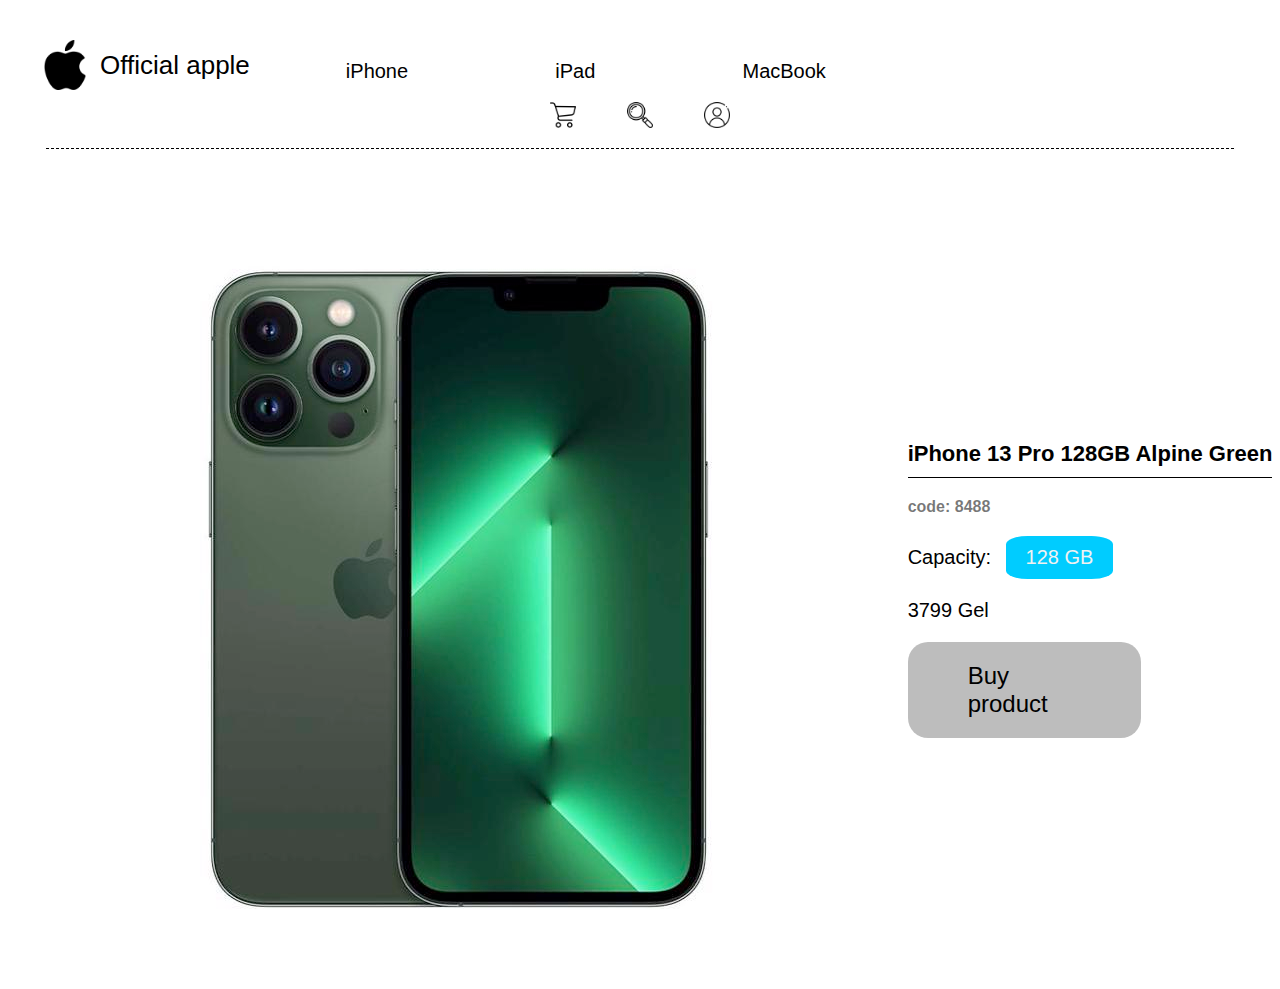
<file: inpage.html>
<!DOCTYPE html>
<html lang="en">
<head>
    <meta charset="UTF-8">
    <meta http-equiv="X-UA-Compatible" content="IE=edge">
    <meta name="viewport" content="width=device-width, initial-scale=1.0">
    <link rel="stylesheet" href="style/style.css">
    <script defer src="js/index.js"></script>
    <title>iphone 13 pro</title>
</head>
<body>
    <header>
        <div class="navcont">
            <h1 class="logo">
                <a  href="index.html"></a>
                
            </h1>
            <a class="logotxt" href="index.html">Official apple</a><p>

            </p>
            <nav id="nav"></nav>
            </div>
            <div class="iconCont">
                <div class="icShop"></div>
                <div class="search"></div>
                <div class="user"></div>
                
            </div>
            <div class="dashed"></div>
    </header>
    <main>
       <div class="buycont">
        <img src="photo/iphone2.jpeg" alt="phone">
        <div class="data">
            <h2>iPhone 13 Pro 128GB Alpine Green</h2>
            <div class="cutData"></div>
            <h3>code: 8488</h3>
            <div class="Capacity">
            <p>Capacity:</p>
            <div>
                <p>128 GB</p>
            </div>  
        </div>
        <p class="prise">3799 Gel</p>
           <div class="buyprod"><p>Buy product</p></div>
        </div>

       </div>
    </main>

        <footer>
    </footer>
    
</body>
</html>
</file>
<file: style/style.css>
*{
    padding: 0;
    margin: 0;
    box-sizing: border-box;
    text-decoration: none;
    list-style-type: none;
    font-size: 16px;
}

/* header */

.navcont{
    display: flex;
    justify-content:flex-start;
}
.logo{
    width: 50px;
    height: 50px;
    background-image: url(../icon/apple.png);
    background-size: 100%;
    background-repeat: no-repeat;
    text-indent: -999999px;  
}
.logo a{
    display: block;
    margin-top: 10px;
    padding: 40px 50px;
}

header{
    width: 100%;
    padding: 40px;
    
}
nav ul{
    padding-top: 20px;
    width: 100%;
    margin-left: 20%;
    display: flex;
    justify-content:space-between;
    align-items:center;
}
nav{
    width: 40%;
}
nav a{
    color: #000000;
    font-size: 20px;
    transition: color 0.3s
}
nav a:hover{
    color: #00000067;
}

.navcont .logotxt{
    font-size: 26px;
    padding-top: 0.8%;
    padding-left: 10px;
    color: #000000;
}
/* header icon */
.iconCont{
    width: 15%;
    display: flex;
    justify-content: space-between;
    align-items: center;
    margin: 0 auto;
    margin-top: 1%;
}
.iconCont div{
    width: 26px;
    height: 26px;
    background-repeat: no-repeat;
    background-size: 100%;
}
.icShop{
    background-image: url(../icon/iconsshop.png);
}
.search{
    background-image: url(../icon/search.png);
}
.user{
    background-image: url(../icon/user.png);
}
.iconCont div:hover{
    cursor: pointer;
}
.dashed{
    width: 99%;
    padding-top: 20px;
    margin: 0 auto;
    border-bottom: 1px dashed #000000;
}

/* main */

/* slider */
body {font-family: Verdana, sans-serif; margin:0}
.mySlides {display: none}
img {vertical-align: middle;}

/* Slideshow container */
.slideshow-container {
  max-width: 1000px;
  position: relative;
  margin: auto;
}

/* Next & previous buttons */
.prev, .next {
  cursor: pointer;
  position: absolute;
  top: 50%;
  width: auto;
  padding: 16px;
  margin-top: -22px;
  color: rgb(0, 0, 0);
  font-weight: bold;
  font-size: 18px;
  transition: 0.6s ease;
  border-radius: 0 3px 3px 0;
  user-select: none;
}

/* Position the "next button" to the right */
.next {
  right: 0;
  border-radius: 3px 0 0 3px;
}

/* On hover, add a black background color with a little bit see-through */
.prev:hover, .next:hover {
  background-color: rgba(112, 112, 112, 0.8);
}

/* Caption text */
.text {
  color: #f2f2f2;
  font-size: 15px;
  padding: 8px 12px;
  position: absolute;
  bottom: 8px;
  width: 100%;
  text-align: center;
}

/* Number text (1/3 etc) */
.numbertext {
  color: #f2f2f2;
  font-size: 12px;
  padding: 8px 12px;
  position: absolute;
  top: 0;
}

/* The dots/bullets/indicators */
.dot {
  cursor: pointer;
  height: 15px;
  width: 15px;
  margin: 0 2px;
  background-color: #bbb;
  border-radius: 50%;
  display: inline-block;
  transition: background-color 0.6s ease;
}

.active, .dot:hover {
  background-color: #717171;
}

/* Fading animation */
.fade {
  animation-name: fade;
  animation-duration: 1.5s;
}

@keyframes fade {
  from {opacity: .4} 
  to {opacity: 1}
}

/* On smaller screens, decrease text size */
@media only screen and (max-width: 768px) {
  .prev, .next,.text {font-size: 11px}
}

/* offers */
.h2offer{
    margin-top: 2%;
}
.h2offer h2{
    width: 104px;
    font-size: 30px;
    margin: 0 auto;
}
.productCont{
    display: flex;
    justify-content: space-between;
    align-items: center;
    margin-bottom: 5%;
}
.productCont img{
    width: 70%;
}
.productCont h2{
    width: 30%;
    text-align: center;
    margin-left: 20%;
    font-size: 20px;
}
.productCont a{
  color: #000000;
  display: block;
}
.productCont p, .productCont a{
    margin-left: 29%;
    font-size: 18px;
    margin-top: 2%;
}
.productCont p:hover, .productCont a:hover{
    color: rgb(255, 0, 0);
    cursor: pointer;
    font-weight: 550;
}


/* slide 2 */
.borderSlider2{
    width: 95%;
    margin: 0 auto;
    border-top: 2px dashed #00000080;
}
.container{
    display: flex;
    scroll-snap-type: x proximity;
    overflow: auto;
    flex-shrink: 0;
  }
  
  .item{
    margin-right: 1em;
    scroll-snap-align: start;
    padding: 1.35em;
  }
  
  .item img{
    height: 300px;
    aspect-ratio: 1;
    border-radius: 10px;
    box-shadow: 0px 21px 26px -11px rgba(0,0,0,0.75),
                0px 21px 7px -17px rgba(0,0,0,0.75);
  }
  .item img:hover{
    cursor: pointer;
  }
  .buttons{
    width: 10%;
    margin: 0 auto;
    padding:1em;
  }
  
  button{
    padding:0.5em;
  }
  button:hover{
    cursor: pointer;
  }
  .borderBottomSlider2{
    padding-bottom: 10%;
  }


  

  /* chat */

  .messagebox{
    width: 40px;
    height: 40px;
    background-image: url(../icon/chat.png);
    background-size: 100%;
    position: fixed;
    align-items: center;
    background-repeat: no-repeat;
    top: 130px;
    right: 10px;
  }
  .messagebox:hover{
    cursor: pointer;
  }
  .messageboxcontainer{
    width: 300px;
    position: fixed;
    bottom: 5%;
    right: 1%;
    background-color: #b3b3b3a8;
    display: none;
    border-radius: 10px;
  }
  .messaheboxheader{
    display: flex;
    justify-content: space-between;
    width: 100%;
    padding: 10px;
    color: #585858;
    border-bottom: 2px dotted #000000;
    font-size: 20px;
  }
  .close{
    padding:0 6px ;
    border-radius: 50%;
    font-size: 28px;
    font-weight: 600;
    margin-left: 36%;
  }
  .close:hover{
    cursor: pointer;
    color: #ff000092;
    
  }
  .messageboxmain{
    width: 100%;
    padding: 10px;
  }
  .messageboxmain input, .messageboxmain textarea{
    padding: 10px;
    width: 100%;
    outline: none;
    margin-bottom: 10px;
  }
  .messageboxmain textarea{
    resize: none;
    height: 200px;
  }
  .send{
    width: 100%;
    padding: 16px;
    margin-top: 20px;
    background-color: #18181860;
    text-align: center;
    color: #ffffff;
    border-radius: 20px;
    font-size: 26px;
    font-family: 'Gill Sans', 'Gill Sans MT', Calibri, 'Trebuchet MS', sans-serif;
  }
  .send:hover{
    background-color: #000000ce;
    cursor: pointer;
    box-shadow: 0 0 20px #000000;
  }

  /* inpage-html */
  .buycont{
    width: 100%;
    display: flex;
    justify-content: center;
    align-items: center;
  }
  .buycont h2{
    font-size: 22px;
  }
  .cutData{
    width: 100%;
    border-bottom: 1px solid #000000;
    padding-top: 10px;
}
.buycont h3{
  color: #00000088;
  padding-top: 20px;
}

.Capacity{
padding-top: 20px;
display: flex;
justify-content:flex-start;
align-items: center;
}
.Capacity div{
  background-color: #00ccff;
  border-radius: 20%;
  margin-left: 4%;
}
.Capacity div p{
  color: #f2f2f2;
  padding: 10px 20px;
}
.Capacity p{
  font-size: 20px;
}
.prise{
  padding-top: 20px;
  font-size: 20px;

}
.buyprod{
  padding-top: 20px;
  width: 64%;
}
.buyprod p{
  font-size: 24px;
  background-color: #71717177;
  padding: 20px 60px;
  border-radius: 20px;
}
.buyprod p:hover{
  cursor: pointer;
  color: #717171f6;
}
  /* footer */
  .footer {
    position: relative;
    width: 100%;
    background: #3586ff;
    min-height: 100px;
    padding: 20px 50px;
    display: flex;
    justify-content: center;
    align-items: center;
    flex-direction: column;
  }

  .social-icon,
  .menu {
    position: relative;
    display: flex;
    justify-content: center;
    align-items: center;
    margin: 10px 0;
    flex-wrap: wrap;
  }
  

  
  .social-icon__link {
    font-size: 2rem;
    color: #fff;
    margin: 0 10px;
    display: inline-block;
    transition: 0.5s;
  }
  .social-icon__link:hover {
    transform: translateY(-10px);
  }
  
  .menu__link {
    font-size: 1.2rem;
    color: #fff;
    margin: 0 10px;
    display: inline-block;
    transition: 0.5s;
    text-decoration: none;
    opacity: 0.75;
    font-weight: 300;
  }
  
  .menu__link:hover {
    opacity: 1;
  }
  
  .footer p {
    color: #fff;
    margin: 15px 0 10px 0;
    font-size: 1rem;
    font-weight: 300;
  }
  
  .wave {
    position: absolute;
    top: -100px;
    left: 0;
    width: 100%;
    height: 100px;
    background: url("https://i.ibb.co/wQZVxxk/wave.png");
    background-size: 1000px 100px;
  }
  
  .wave#wave1 {
    z-index: 1000;
    opacity: 1;
    bottom: 0;
    animation: animateWaves 4s linear infinite;
  }
  
  .wave#wave2 {
    z-index: 999;
    opacity: 0.5;
    bottom: 10px;
    animation: animate 4s linear infinite !important;
  }
  
  .wave#wave3 {
    z-index: 1000;
    opacity: 0.2;
    bottom: 15px;
    animation: animateWaves 3s linear infinite;
  }
  
  .wave#wave4 {
    z-index: 999;
    opacity: 0.7;
    bottom: 20px;
    animation: animate 3s linear infinite;
  }
  
  @keyframes animateWaves {
    0% {
      background-position-x: 1000px;
    }
    100% {
      background-positon-x: 0px;
    }
  }
  
  @keyframes animate {
    0% {
      background-position-x: -1000px;
    }
    100% {
      background-positon-x: 0px;
    }
  }
</file>
